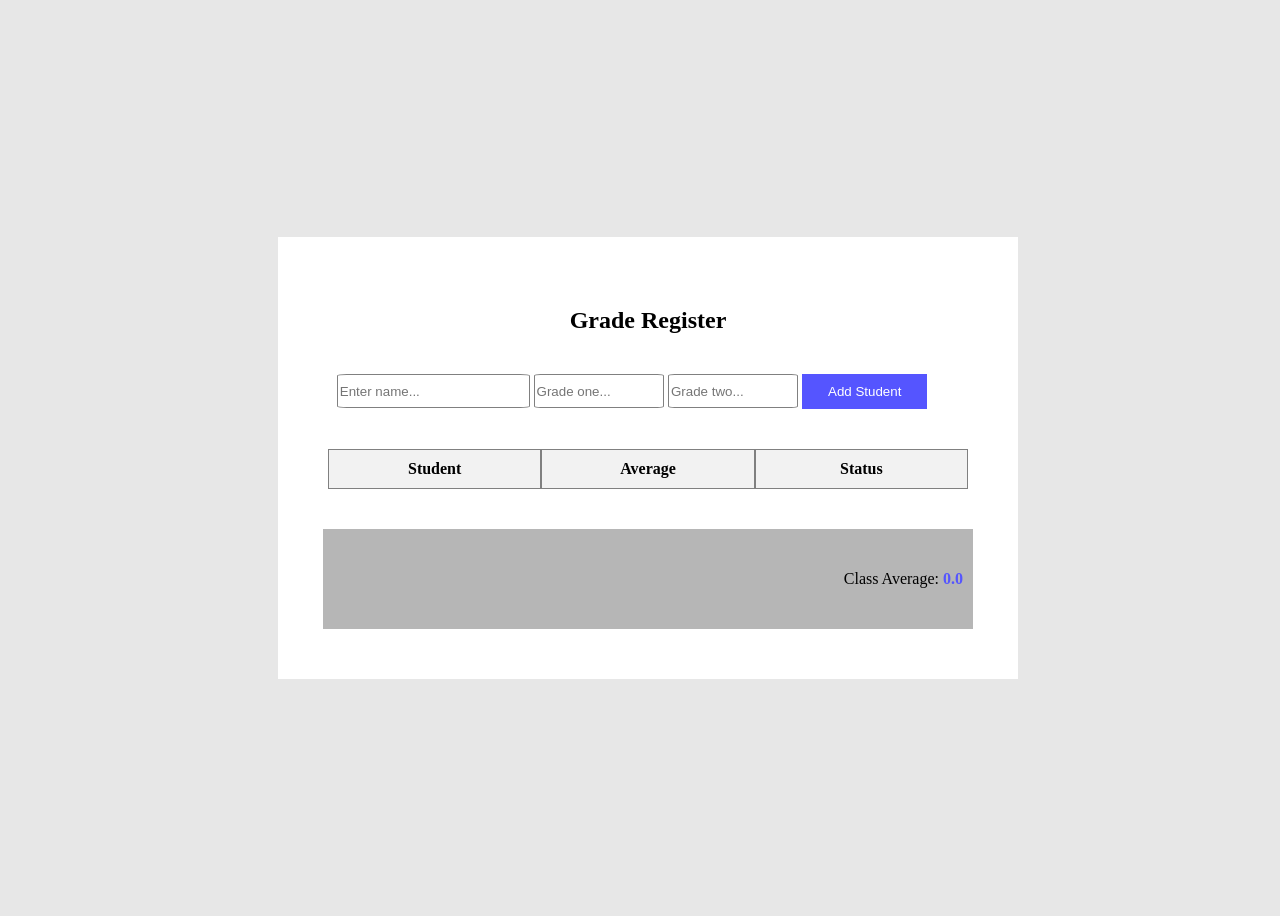
<file: web-development/projects/sudent-grade-system/index.html>
<!DOCTYPE html>
<html lang="en-US">
    <head>  
        <meta charset="UTF-8">
        <meta name="viewport" content="width=device-width, initial-scale=1.0">
        <title>Student Grade System</title>
        <link rel="stylesheet" href="style.css">
        <script src="script.js" defer></script>
    </head>
    <body>
        <section id="container"> 
            <h1>Grade Register</h1>
            <div>
                <input type="text" id="studentName" placeholder="Enter name...">
                <input type="number" id="grade1" placeholder="Grade one...">
                <input type="number" id="grade2" placeholder="Grade two...">
                <button id="addStudentBtn">Add Student</button><br>
                <p id="notice"></p>
                
                <!-- debug button -->
                <button style="display: none;" id="debugBtn">check</button>

            </div>
            <table id="studentTable">
                    <tr id="headerRow">
                        <th class="headerColumn">Student</th>
                        <th class="headerColumn">Average</th>
                        <th class="headerColumn">Status</th>
                    </tr>
                    <tr id="studentRows"></tr>
            </table>
            <div class="averageBox">
                <p>Class Average: <strong id="classAverage">0.0</strong></p>
            </div>
        </section>
    </body>
</html>
</file>
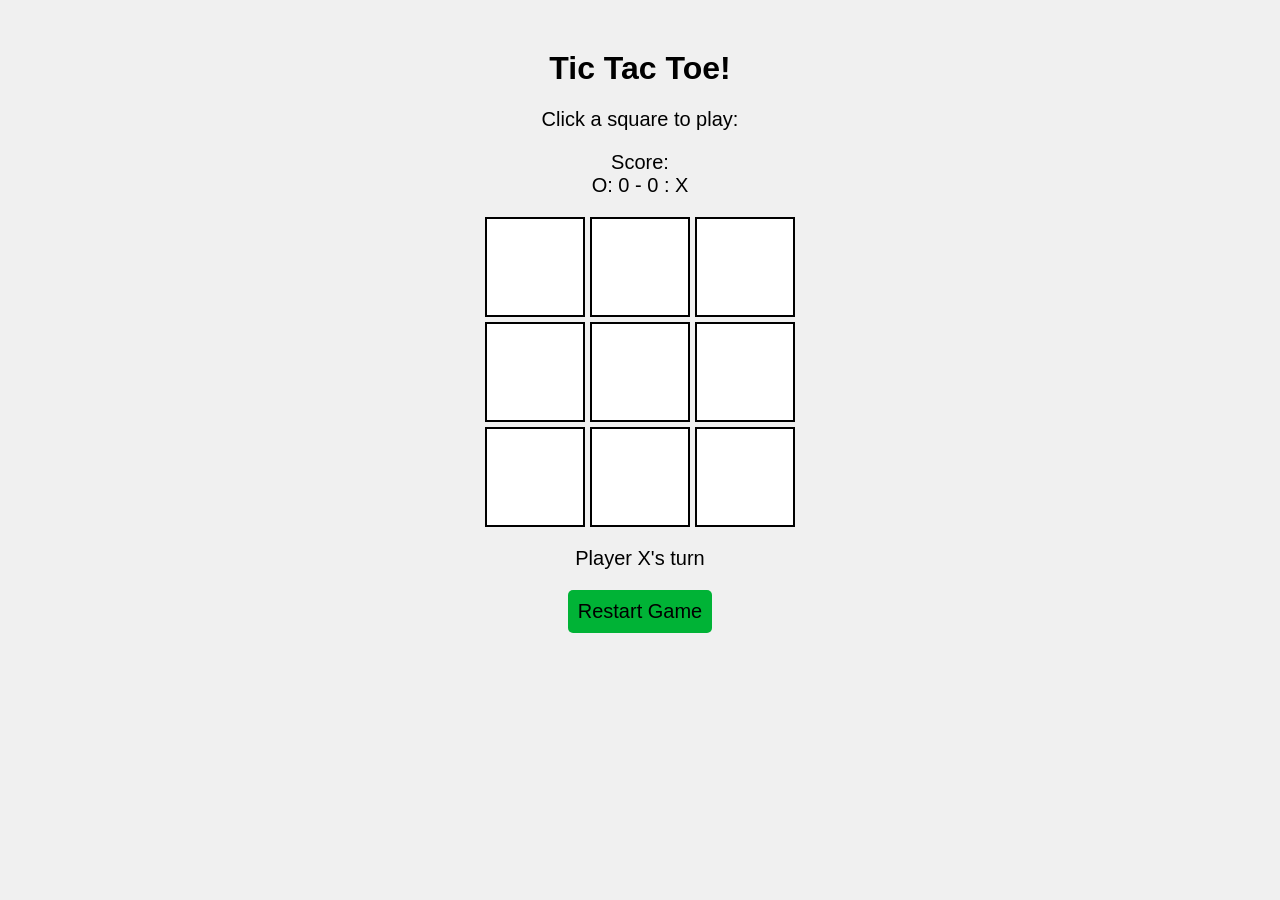
<file: web-development/projects/tic-tac-toe-game/index.html>
<!DOCTYPE html>
<html lang="en-US">
    <head>
        <meta charset="UTF-8">
        <meta name="viewport" content="width=device-width, initial-scale=1.0">
        <title>Tic Tac Toe Game</title>
        <link rel="stylesheet" href="style.css">
        <script src="script.js" defer></script>
    </head>
    <body>
        <h1>Tic Tac Toe!</h1>
        <p>Click a square to play:</p>
        <p>Score:<br> 
            O: <span id="scoreO">0</span> - <span id="scoreX">0</span> : X
        </p>
        <div id="board">
        <button class="cell"></button>
        <button class="cell"></button>
        <button class="cell"></button>
        <button class="cell"></button>
        <button class="cell"></button>
        <button class="cell"></button>
        <button class="cell"></button>
        <button class="cell"></button>
        <button class="cell"></button>
        </div>
        <p id="message"></p>
        <button id="restartBtn">Restart Game</button>
    </body>
</html>
</file>
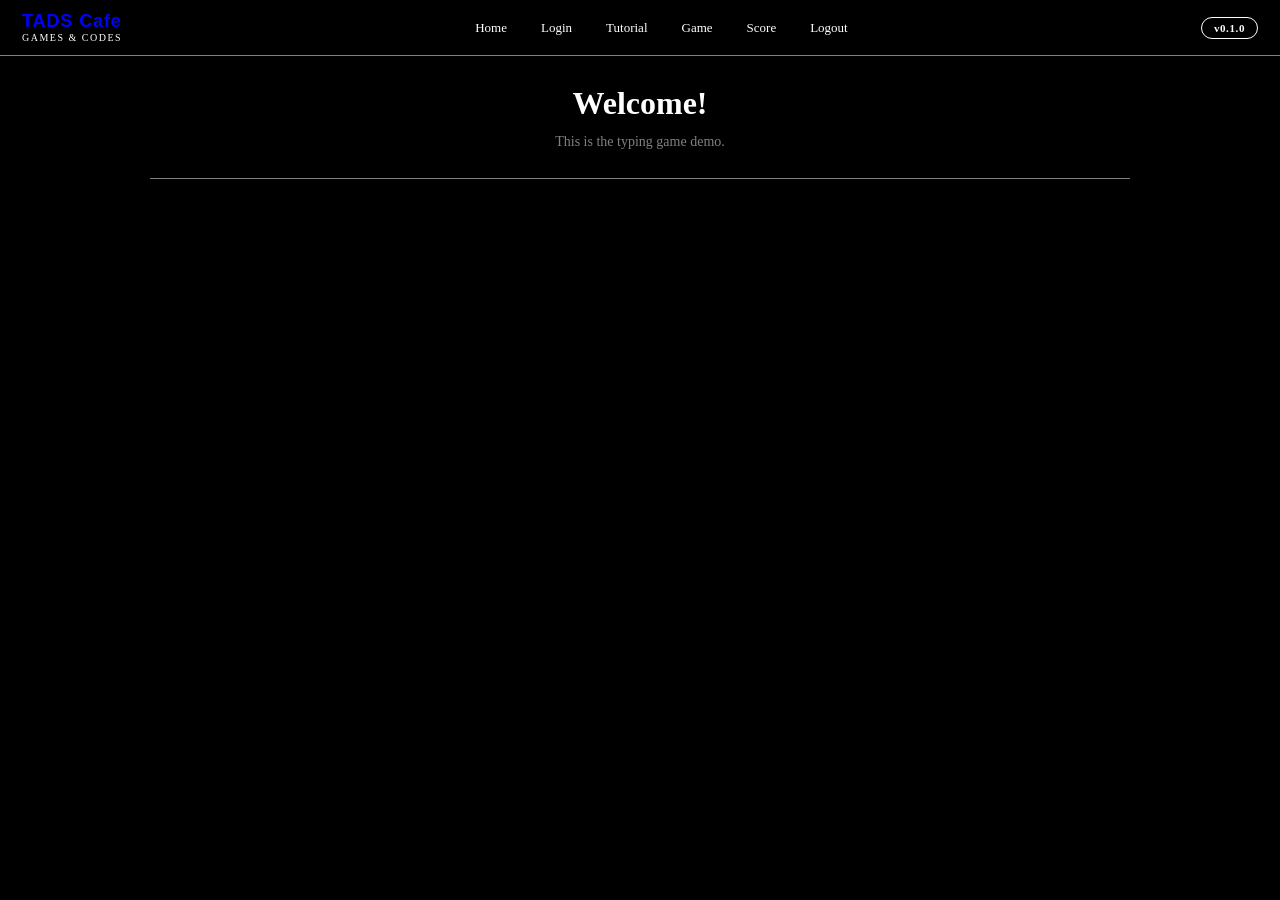
<file: web-development/projects/typing-game-system/index.html>
<!DOCTYPE html>
<html lang="en-US">
    <head>
        <meta charset="UTF-8">
        <meta name="viewport" content="width=device-width, initial-scale=1.0">
        <title>Typing Game Demo</title>
        <link rel="stylesheet" href="css/pages-styles.css">
        <link rel="icon" href="../assets/icons/favicon.ico">
        <script src="scripts/pages-script.js" defer></script>
    </head>
    <body>
        <div class="page-header">
        <h1>Welcome!</h1>
        <p>This is the typing game demo.</p>
    </div>
    </body>
</html>
</file>
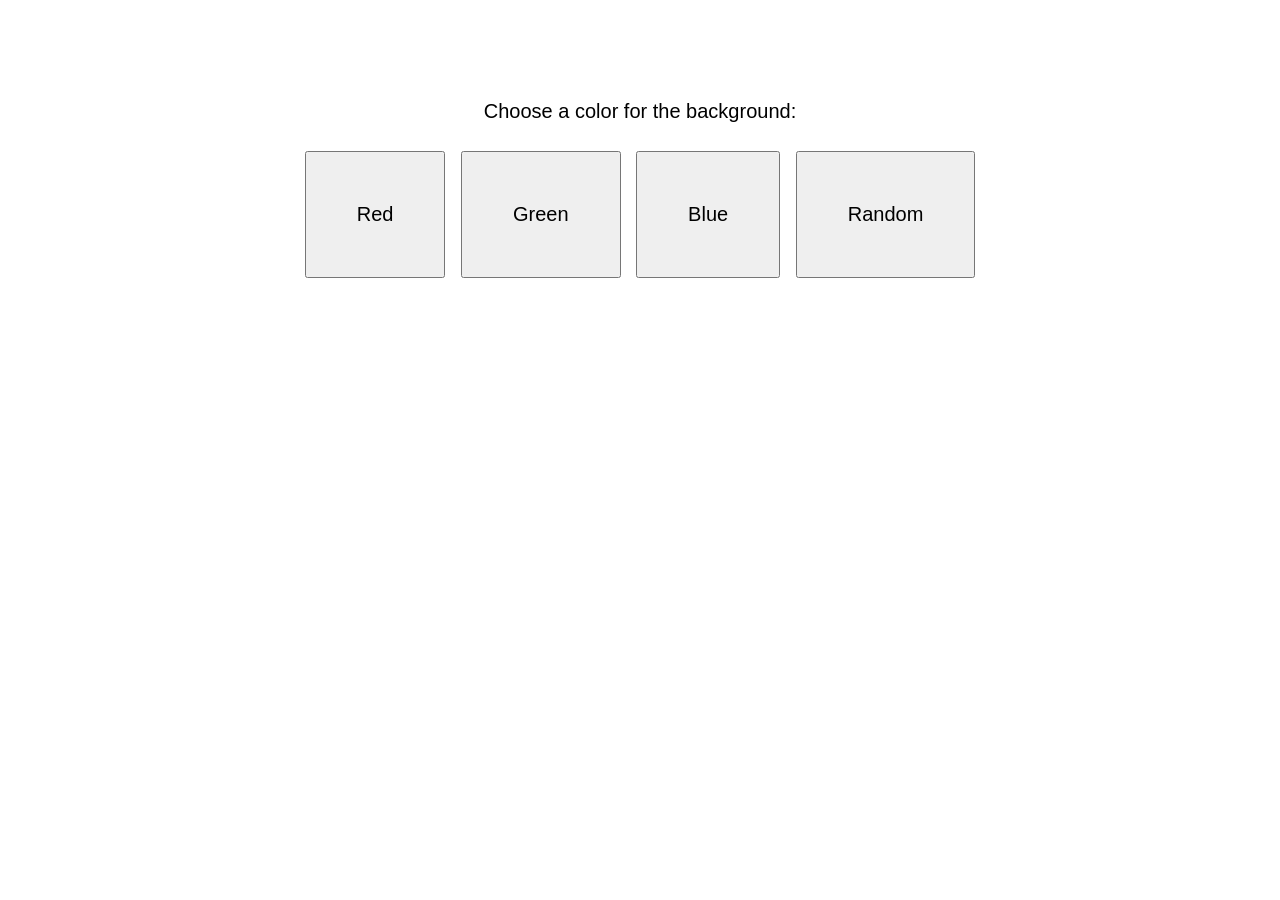
<file: web-development/studies/dynamic-background-switcher/index.html>
<!DOCTYPE html>
<html lang="en-US">  
    <head>  
        <meta charset="UTF-8">
        <meta name="viewport" content="width=device-width, initial-scale=1.0">
        <title>Dynamic Background Switcher</title>
        <link rel="stylesheet" href="style.css">
        <script src="script.js" defer></script>
    </head>
    <body>
       <div>
        Choose a color for the background:<br><br>
        <button class="action-button" data-color="red" id="button-red">Red</button>
        <button class="action-button" data-color="green" id="button-green">Green</button>
        <button class="action-button" data-color="blue" id="button-blue">Blue</button>
        <button class="action-button" data-color="random" id="button-random">Random</button>
       </div>
    </body>
</html>
</file>
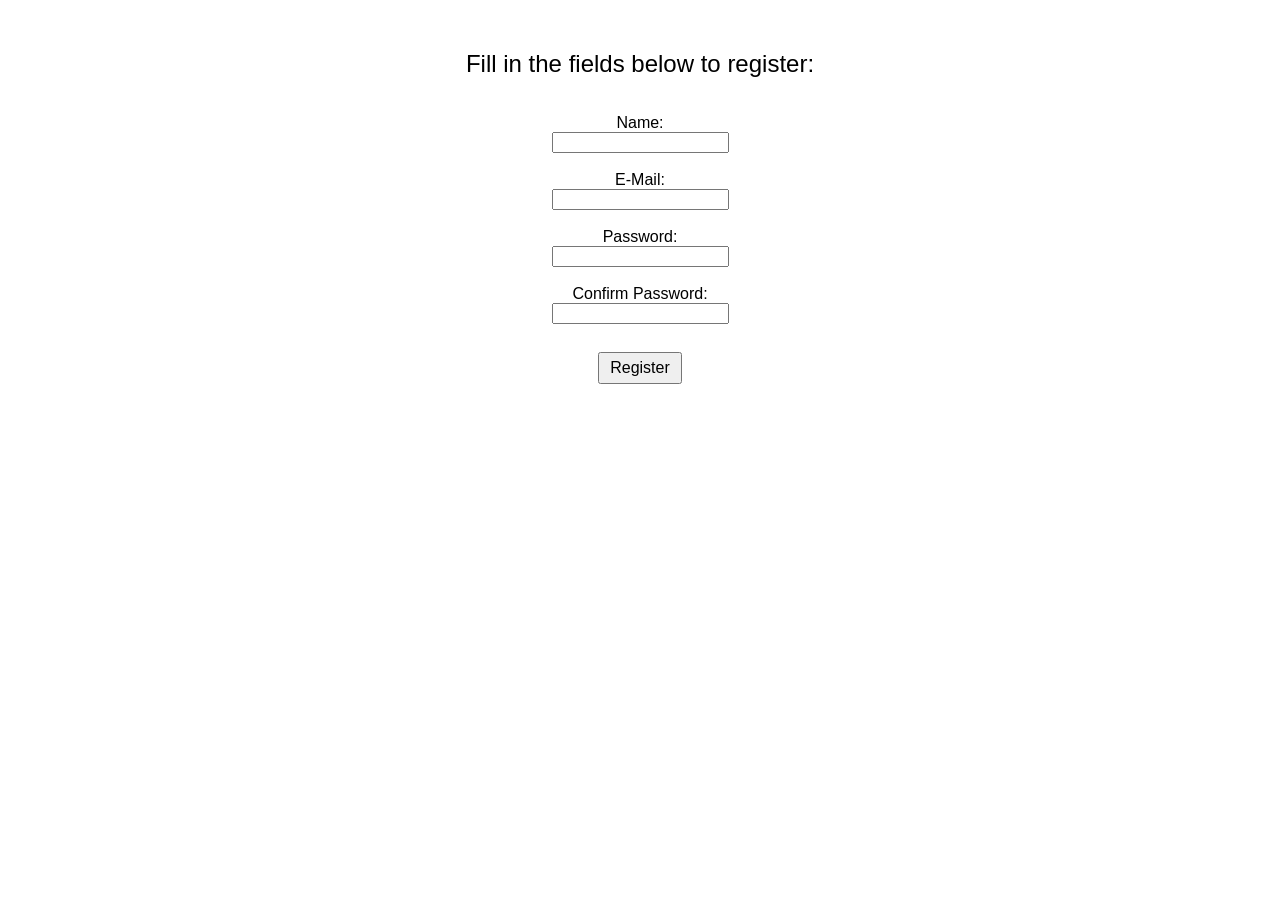
<file: web-development/studies/form-validation-system/index.html>
<!DOCTYPE html>
<html lang="en-US">
<head>
    <meta charset="UTF-8">
    <meta name="viewport" content="width=device-width, initial-scale=1.0">
    <title>Form Validation System</title>
    <link rel="stylesheet" href="style.css">
    <script src="script.js" defer></script>
</head>
<body>
    <p class="info">Fill in the fields below to register:</p><br><br>
    Name: <br>
    <input type="text" id="name" name="name"><br><br>
    <p class="error" id="errorName"></p>
    E-Mail: <br>
    <input type="email" id="email" name="email"><br><br>
    <p class="error" id="errorEmail"></p>
    Password: <br>
    <input type="password" id="password" name="password"><br><br>
    <p class="error" id="errorPassword"></p>
    Confirm Password: <br>
    <input type="password" id="confirmPassword" name="confirmPassword"><br><br>
    <p class="error" id="errorConfirmPassword"></p>
    <button id="registerBtn">Register</button>
    </body>
</html>
</file>
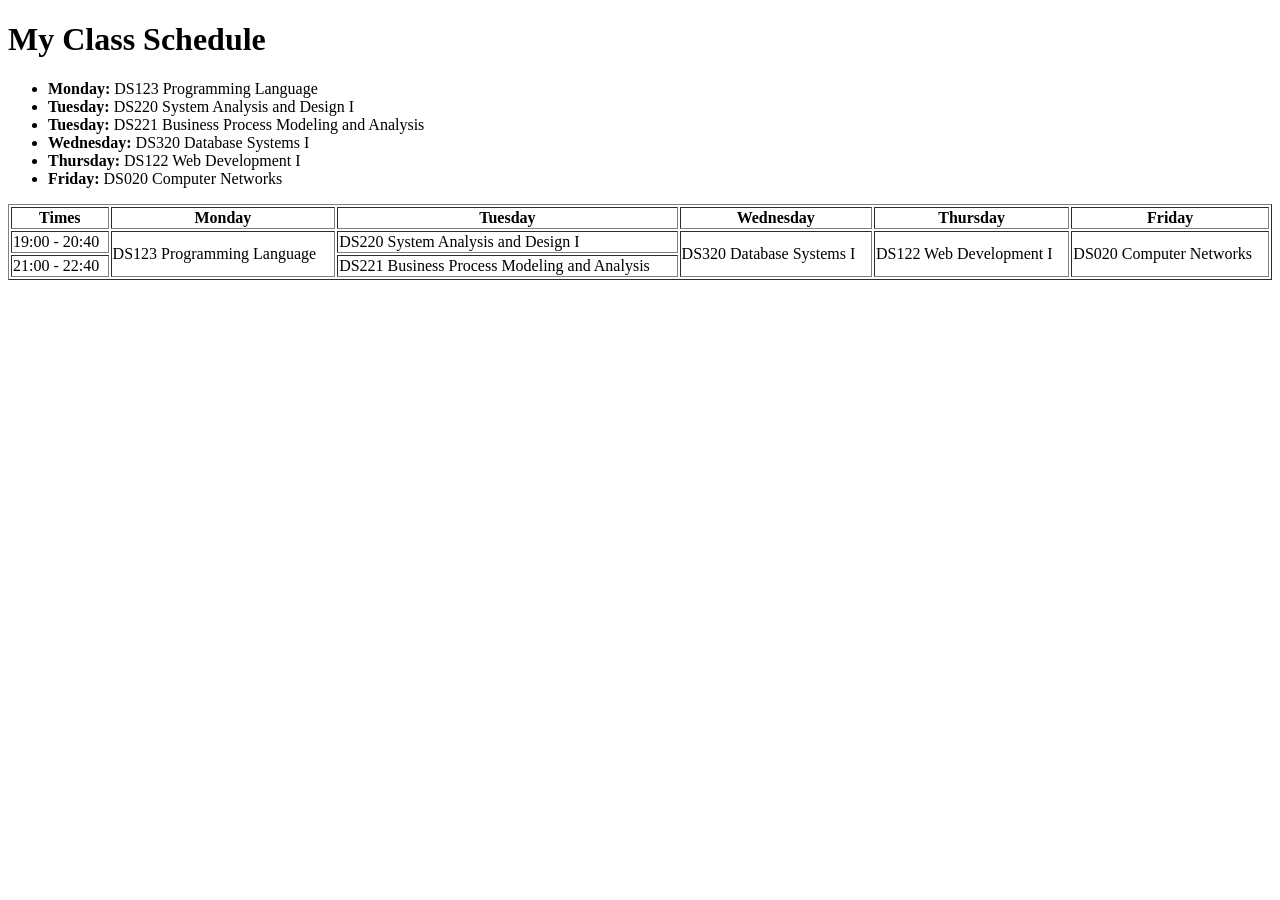
<file: web-development/studies/html-basics-schedule-table/index.html>
<!DOCTYPE html>
<html>
    <head>
        <title>HTML Basics Schedule Table</title>
        <meta charset="UTF-8">
    </head>
    <body>
        <h1>My Class Schedule</h1>
            <ul>
                <li><strong>Monday:</strong> DS123 Programming Language</li>
                <li><strong>Tuesday:</strong> DS220 System Analysis and Design I</li>
                <li><strong>Tuesday:</strong> DS221 Business Process Modeling and Analysis</li>
                <li><strong>Wednesday:</strong> DS320 Database Systems I</li>
                <li><strong>Thursday:</strong> DS122 Web Development I</li>
                <li><strong>Friday:</strong> DS020 Computer Networks</li>
            </ul>
            <table style="width:100%" border="1px">  
                <tr>
                    <th>Times</th>
                    <th>Monday</th>
                    <th>Tuesday</th>
                    <th>Wednesday</th>
                    <th>Thursday</th>
                    <th>Friday</th>
                </tr>
                <tr>
                    <td rowspan="2">19:00 - 20:40</td>
                    <td rowspan="4">DS123 Programming Language</td>
                    <td rowspan="2">DS220 System Analysis and Design I</td>
                    <td rowspan="4">DS320 Database Systems I</td>
                    <td rowspan="4">DS122 Web Development I</td>
                    <td rowspan="4">DS020 Computer Networks</td>
                </tr>
                <tr></tr>
                <tr>
                    <td rowspan="2">21:00 - 22:40</td>
                    <td rowspan="2">DS221 Business Process Modeling and Analysis</td>
                </tr>
            </table>
    </body>
</html>
</file>
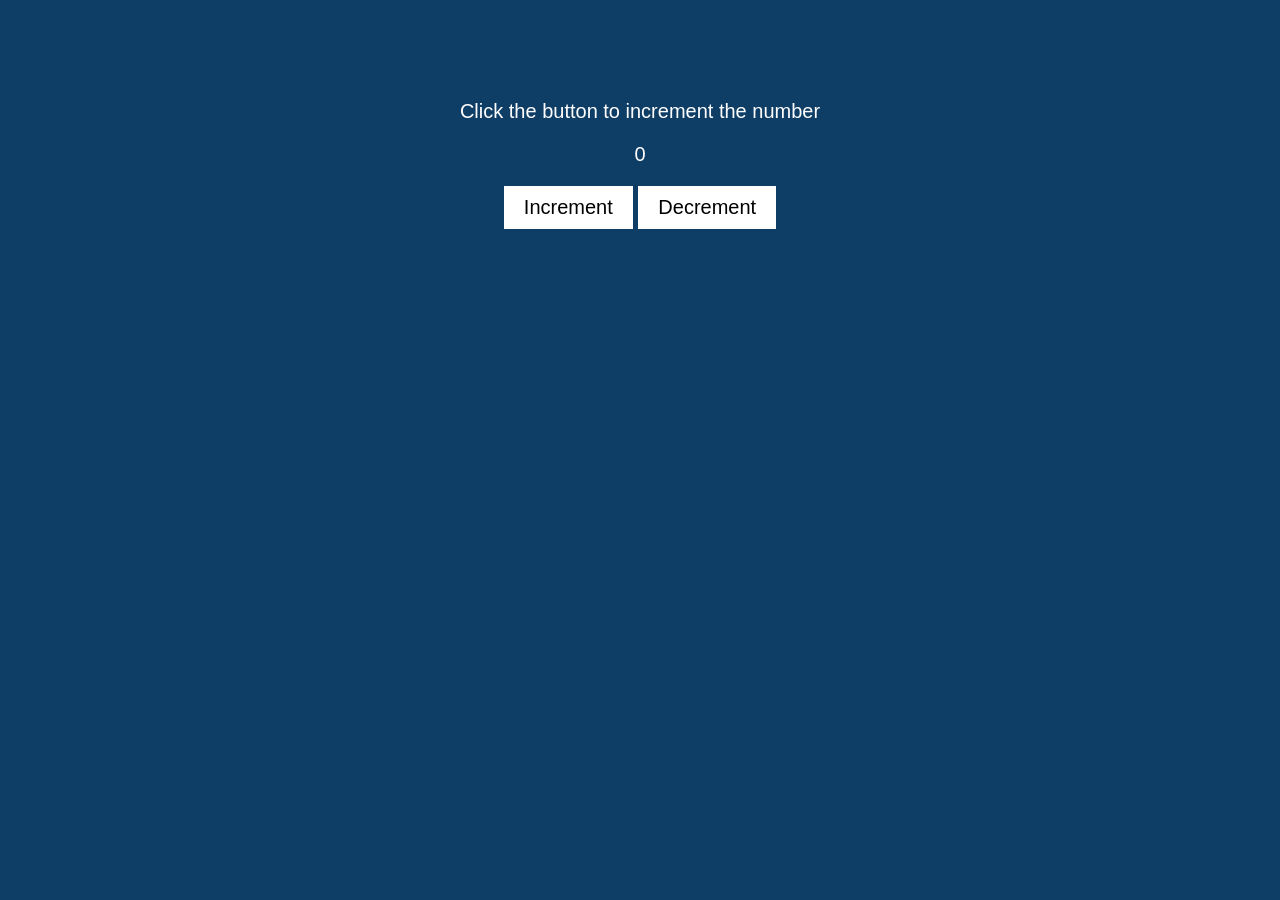
<file: web-development/studies/javascript-counter/index.html>
<!DOCTYPE html>
<html lang="en-US">
    <head>
        <meta charset="UTF-8">
        <meta name="viewport" content="width=device-width, initial-scale=1.0">
        <title>JavaScript Counter</title>
        <link rel="stylesheet" href="style.css">
        <script src="script.js" defer></script>
    </head>
    <body>
        <p id="instruction">
            Click the button to increment the number
        </p>
        <p id="number">
            0
        </p>
        <button id="incrementBtn">Increment</button>
        <button id="decrementBtn">Decrement</button>
    </body>
</html>
</file>
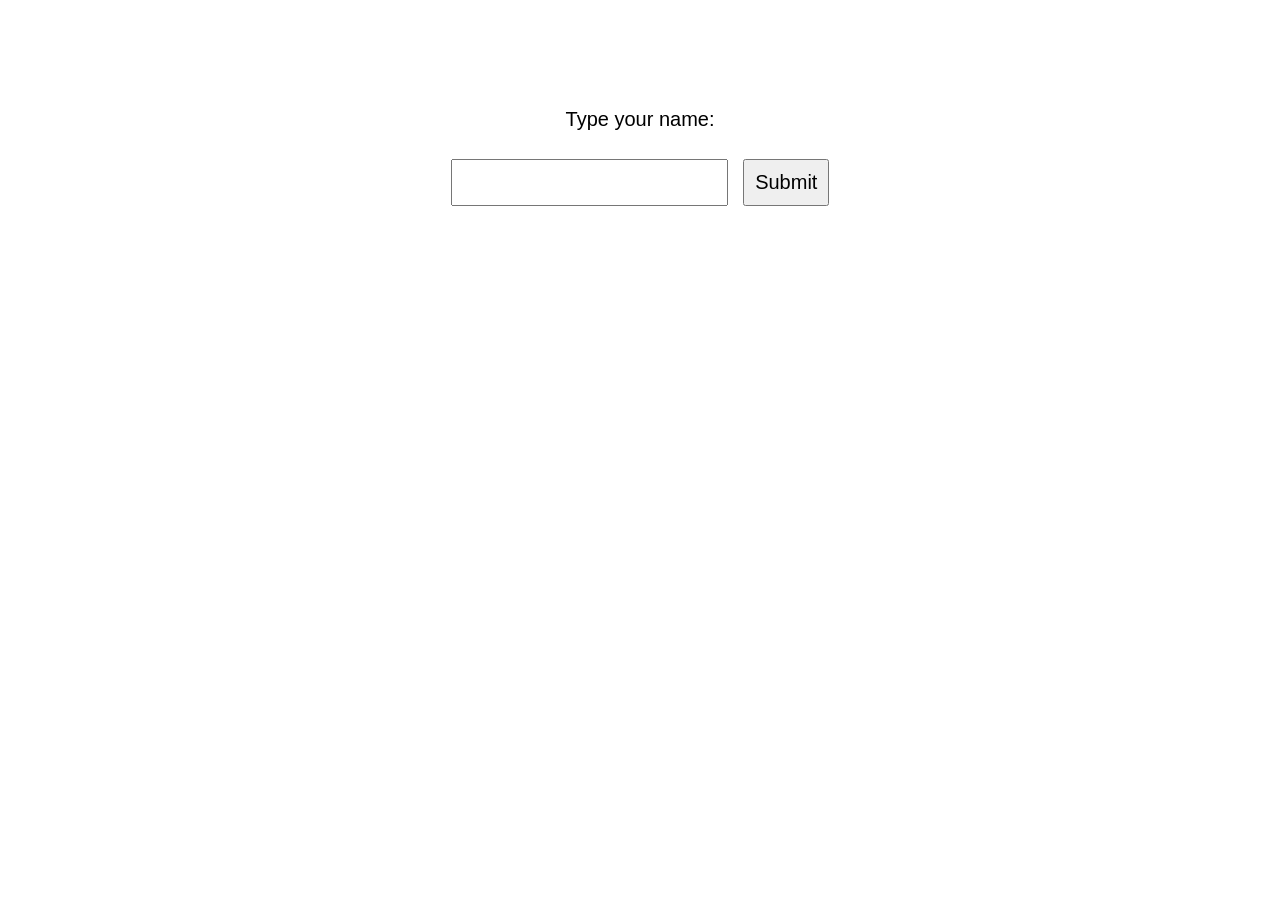
<file: web-development/studies/javascript-name-validation/index.html>
<!DOCTYPE html>
<html lang="en-US">
    <head>
        <meta charset = "UTF-8">
        <meta name="viewport" content="width=device-width, initial-scale=1.0">
        <link rel="stylesheet" href="style.css">
        <title>JavaScript Name Validation</title>
        <script src="script.js" defer></script>
    </head>
    <body>
        <div>
            Type your name:<br><br>
            <input type="text" id="name">
            <button id="submitBtn">Submit</button>
        </div>
    </body>
</html>
</file>
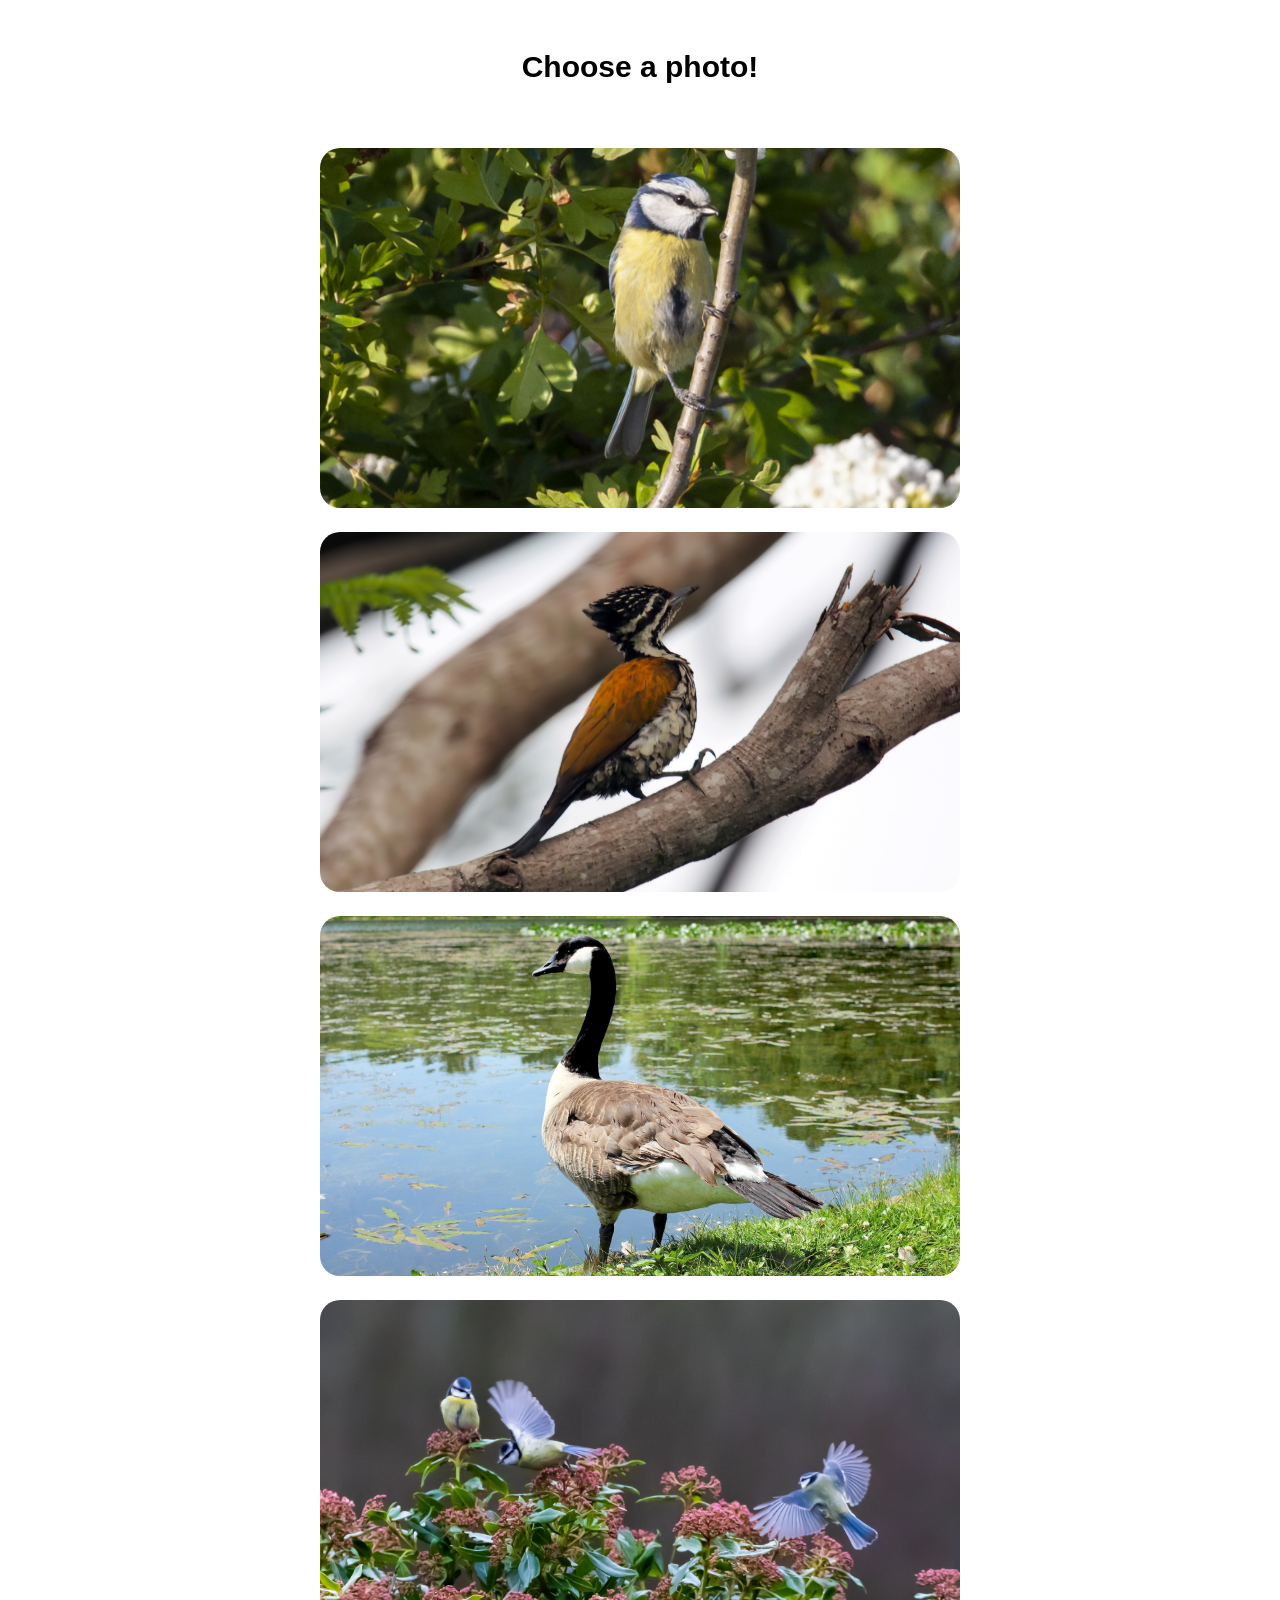
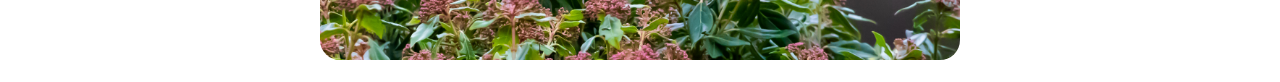
<file: web-development/studies/modal-image-gallery/index.html>
<!DOCTYPE html>
<html lang="en-US">
    <head>
        <meta charset="UTF-8">
        <meta name="viewport" content="width=device-width, initial-scale=1.0">
        <title>Modal Image Gallery</title>
        <link rel="stylesheet" href="style.css">
        <script src="script.js" defer></script>
    </head>
    <body>
        <p id="choose-bias">Choose a photo!<br><br></p>
        <img src="images/image-1.jpg" class = "mini">
        <img src="images/image-2.jpg" class = "mini">
        <img src="images/image-3.jpg" class = "mini">
        <img src="images/image-4.jpg" class = "mini">
        <div id="modal">
            <span id="close">X</span>
            <img id="grande">
        </div>
    </body>
</html>
</file>
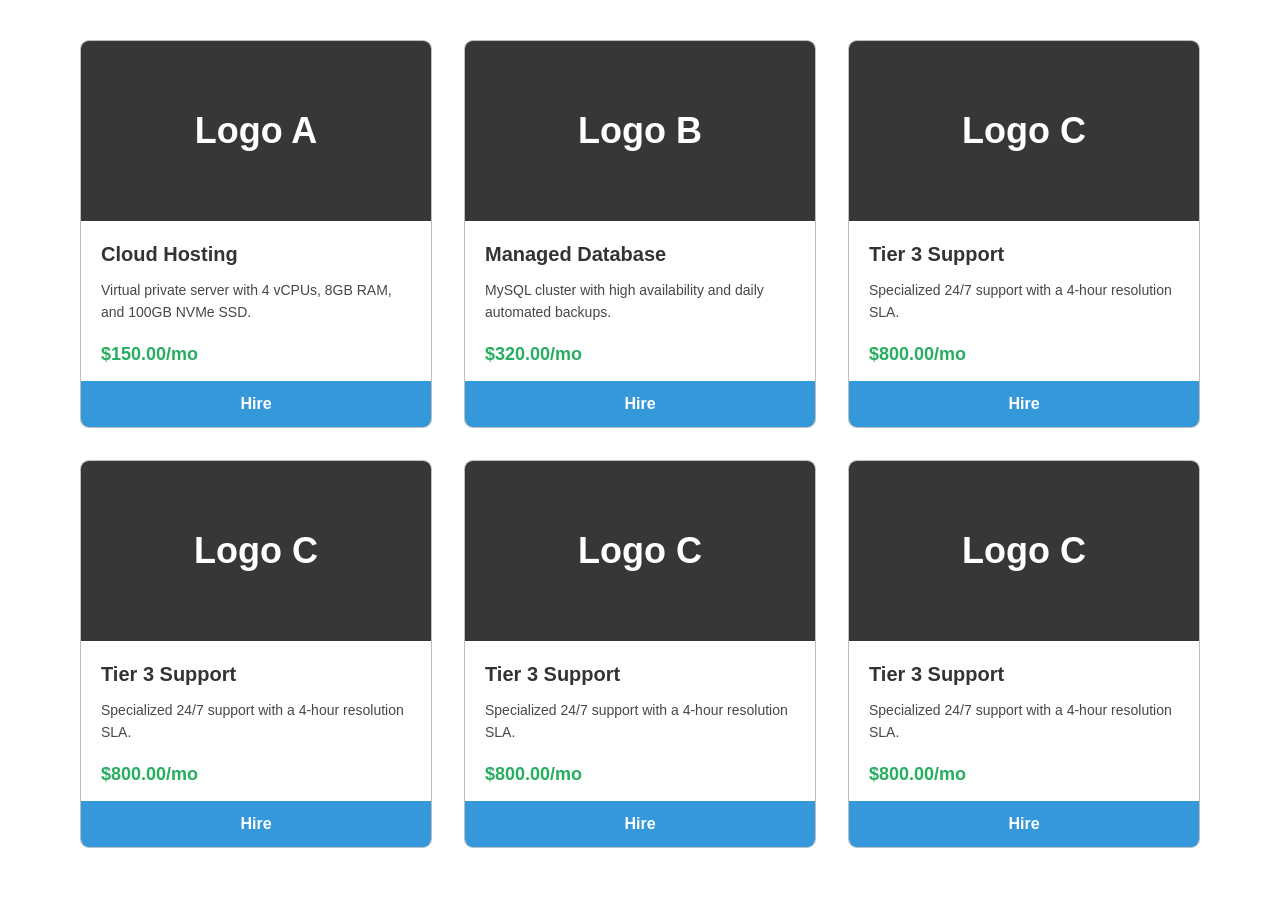
<file: web-development/studies/responsive-service-catalog/index.html>
<!DOCTYPE html>
<html lang="en-US">
<head>
    <meta charset="UTF-8">
    <meta name="viewport" content="width=device-width, initial-scale=1.0">
    <title>Responsive Service Catalog</title>
    <link rel="stylesheet" href="style.css">
</head>
<body>
    <main class="catalog">
        <article class="service-card">
            <div class="service-image">Logo A</div>
            <h2 class="service-title">Cloud Hosting</h2>
            <p class="service-desc">Virtual private server with 4 vCPUs, 8GB RAM, and 100GB NVMe SSD.</p>
            <span class="service-price">$150.00/mo</span>
            <button class="service-button">Hire</button>
        </article>

        <article class="service-card">
            <div class="service-image">Logo B</div>
            <h2 class="service-title">Managed Database</h2>
            <p class="service-desc">MySQL cluster with high availability and daily automated backups.</p>
            <span class="service-price">$320.00/mo</span>
            <button class="service-button">Hire</button>
        </article>

        <article class="service-card">
            <div class="service-image">Logo C</div>
            <h2 class="service-title">Tier 3 Support</h2>
            <p class="service-desc">Specialized 24/7 support with a 4-hour resolution SLA.</p>
            <span class="service-price">$800.00/mo</span>
            <button class="service-button">Hire</button>
        </article>

        <article class="service-card">
            <div class="service-image">Logo C</div>
            <h2 class="service-title">Tier 3 Support</h2>
            <p class="service-desc">Specialized 24/7 support with a 4-hour resolution SLA.</p>
            <span class="service-price">$800.00/mo</span>
            <button class="service-button">Hire</button>
        </article>

        <article class="service-card">
            <div class="service-image">Logo C</div>
            <h2 class="service-title">Tier 3 Support</h2>
            <p class="service-desc">Specialized 24/7 support with a 4-hour resolution SLA.</p>
            <span class="service-price">$800.00/mo</span>
            <button class="service-button">Hire</button>
        </article>

        <article class="service-card">
            <div class="service-image">Logo C</div>
            <h2 class="service-title">Tier 3 Support</h2>
            <p class="service-desc">Specialized 24/7 support with a 4-hour resolution SLA.</p>
            <span class="service-price">$800.00/mo</span>
            <button class="service-button">Hire</button>
        </article>
    </main>
</body>
</html>
</file>
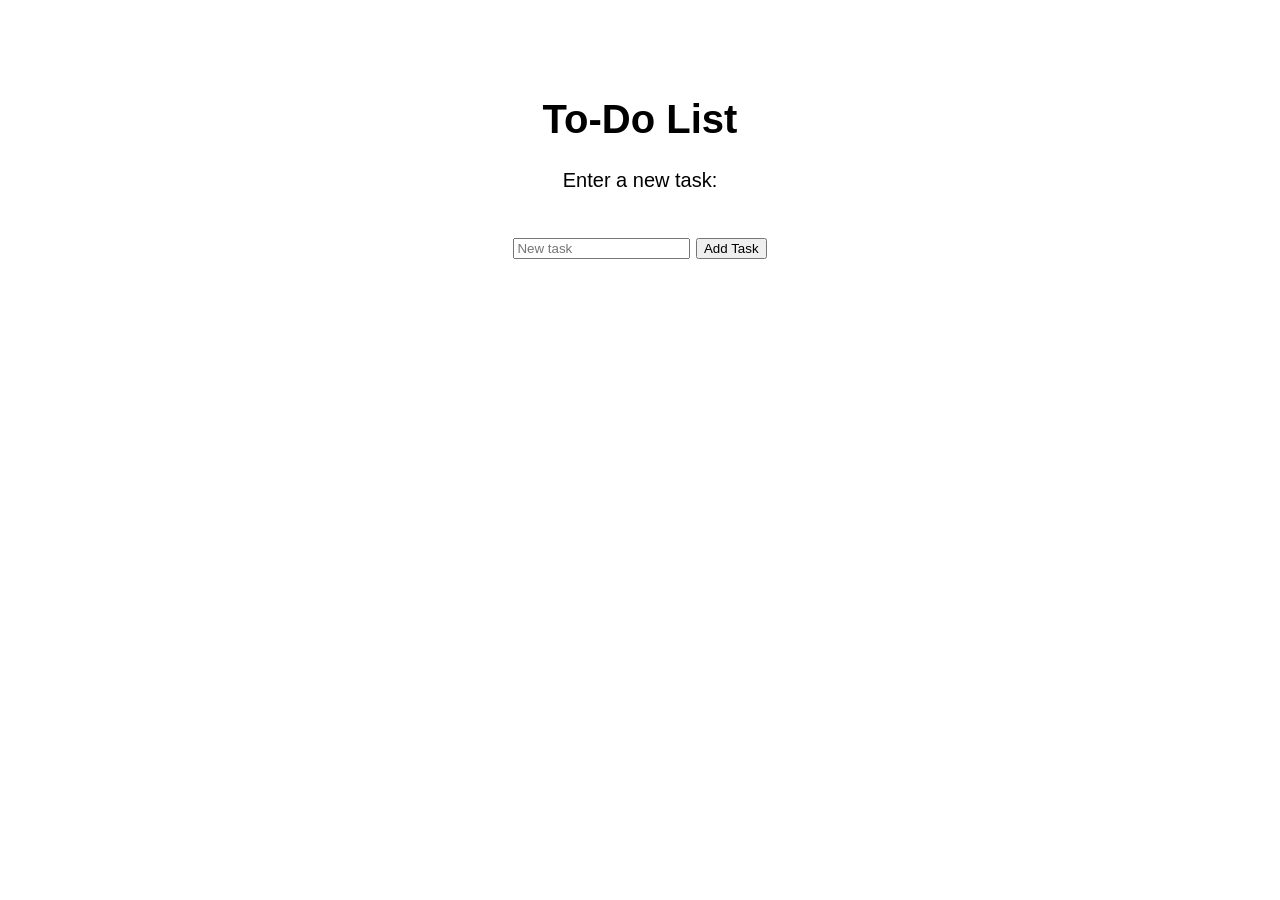
<file: web-development/studies/to-do-list-app/index.html>
<!DOCTYPE html>
<html lang="en-US">
<head>
    <meta charset="UTF-8">
    <meta name="viewport" content="width=device-width, initial-scale=1.0">
    <title>To-Do List App</title>
    <link rel="stylesheet" href="style.css">
    <script src="script.js" defer></script>
</head>
<body>
    <h1>To-Do List</h1>
    <p>Enter a new task:</p><br>
    <input type="text" id="taskInput" placeholder="New task">
    <button id="addTaskBtn">Add Task</button>
    <ul id="taskList"></ul>
</body>
</html>
</file>
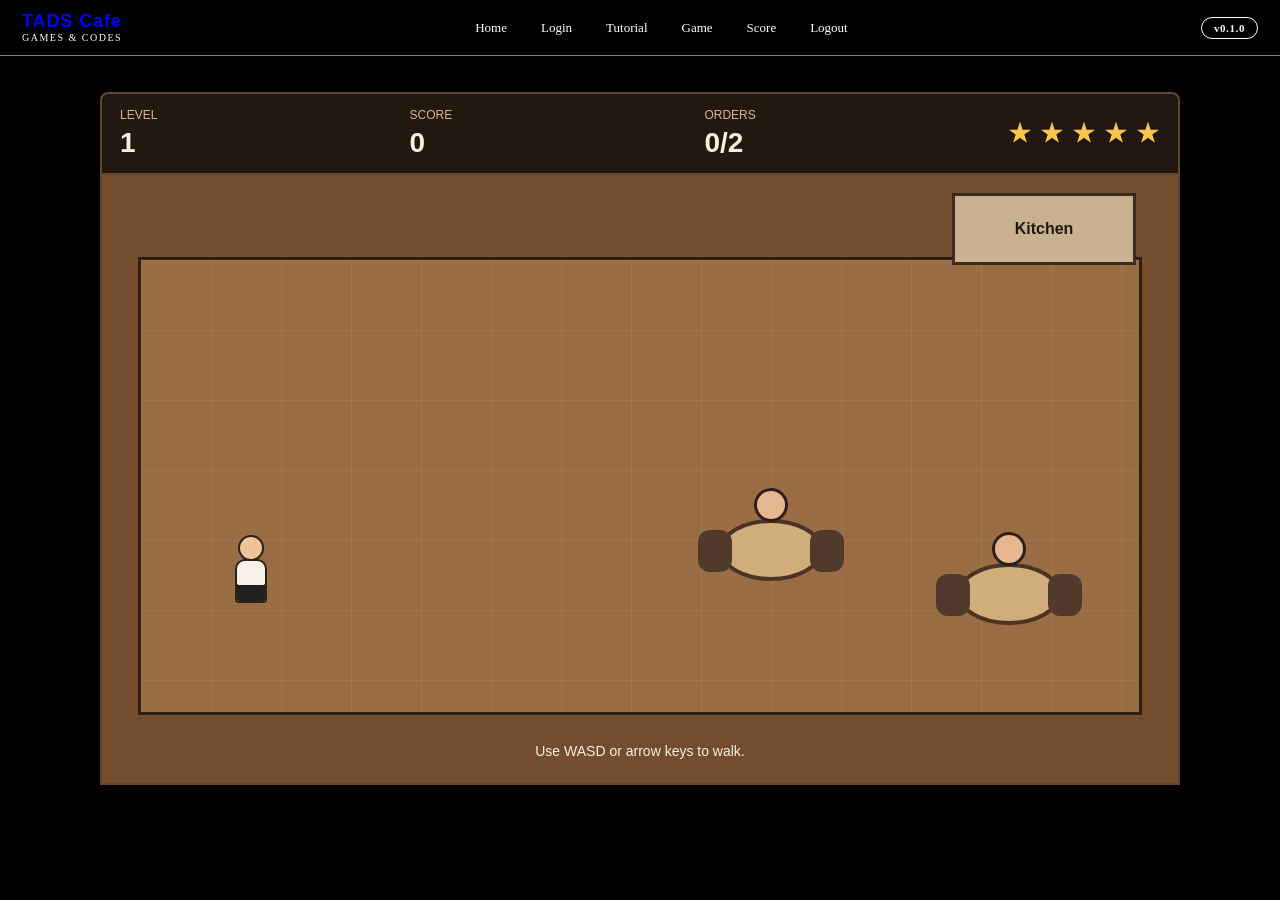
<file: web-development/projects/typing-game-system/pages/game-page.html>
<!DOCTYPE html>
<html lang="en-US">
    <head>
        <meta charset="UTF-8">
        <meta name="viewport" content="width=device-width, initial-scale=1.0">
        <title>Game</title>
        <link rel="stylesheet" href="../css/pages-styles.css">
        <link rel="stylesheet" href="../css/game-styles.css">
        <link rel="favicon" href="../assets/icons/favicon.ico">
        <script src="../scripts/pages-script.js" defer></script>
        <script src="../scripts/game-script.js" defer></script>
        <script src="../data/game-objects.js" defer></script>
    </head>
    <body>
        <main class="game-page">
            <section class="game-hud" aria-label="Game information">
                <div>
                    <span class="hud-label">Level</span>
                    <strong id="level-value">1</strong>
                </div>
                <div>
                    <span class="hud-label">Score</span>
                    <strong id="score-value">0</strong>
                </div>
                <div>
                    <span class="hud-label">Orders</span>
                    <strong id="orders-value">0/2</strong>
                </div>
                <div class="stars" aria-label="Restaurant stars">
                    <span class="star active"></span>
                    <span class="star active"></span>
                    <span class="star active"></span>
                    <span class="star active"></span>
                    <span class="star active"></span>
                </div>
            </section>

            <section class="game-screen" id="dining-scene" aria-label="Restaurant dining room">
                <div class="kitchen-counter" id="kitchen-counter">
                    <span>Kitchen</span>
                </div>
                <div class="floor" id="restaurant-floor" aria-label="Restaurant floor">
                    <div class="table-layer" id="table-layer"></div>
                    <div class="waiter" id="waiter" aria-label="Waiter"></div>
                </div>
                <button class="interact-button hidden" id="interact-button" type="button">Interact</button>
                <p class="movement-tip">Use WASD or arrow keys to walk.</p>
            </section>

            <section class="order-scene hidden" id="order-scene" aria-label="Order taking">
                <div class="dialog-box" id="dialog-box" aria-live="polite"></div>
                <div class="customer-view">
                    <div class="customer-head"></div>
                    <div class="customer-body"></div>
                    <div class="table-front"></div>
                </div>
                <div class="notepad">
                    <div class="notepad-header">Notepad</div>
                    <div class="typed-order" id="typed-order"></div>
                    <input id="order-input" type="text" autocomplete="off" aria-label="Type customer order">
                    <p id="typing-feedback">Type the order exactly as shown.</p>
                </div>
            </section>
        </main>
    </body>
</html>
</file>
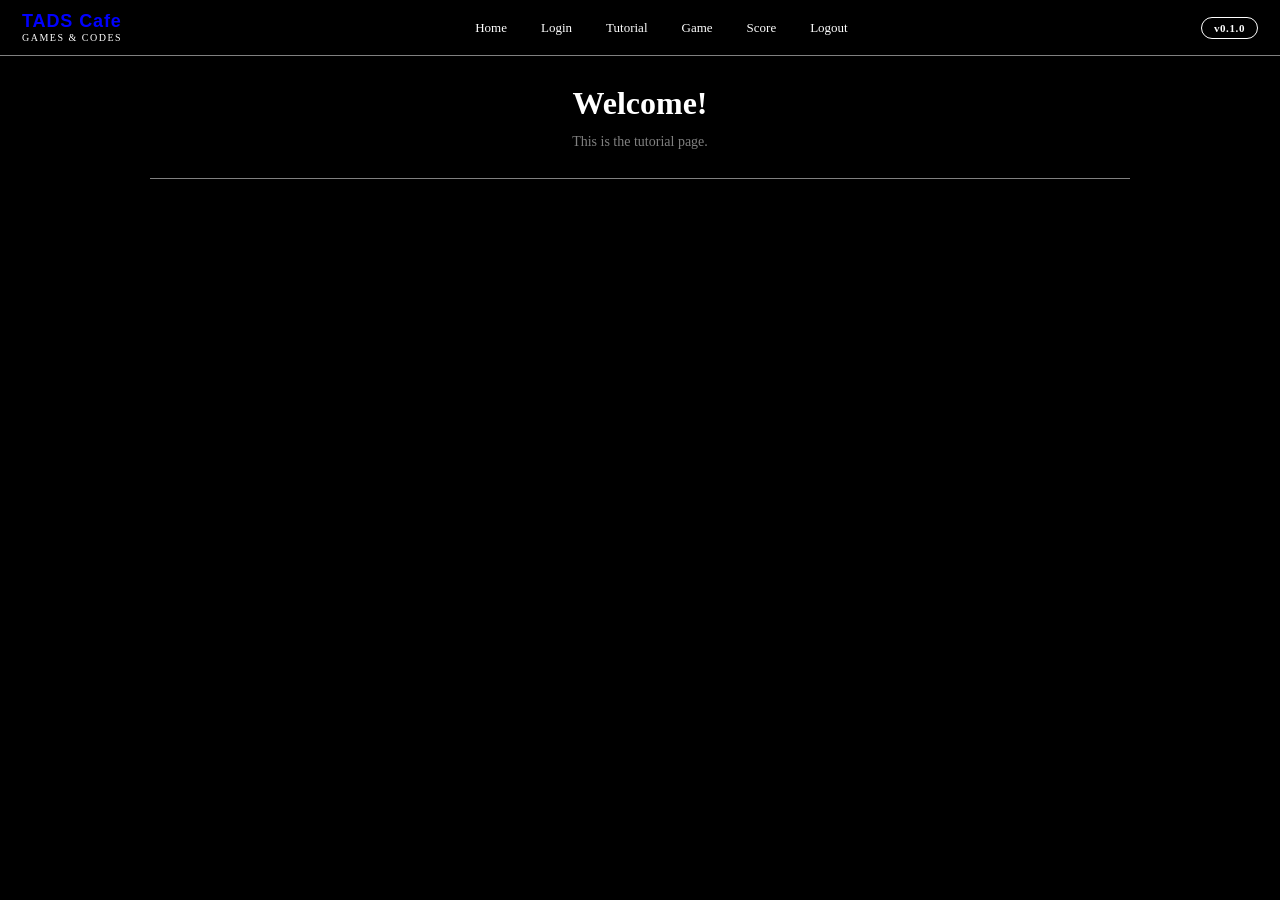
<file: web-development/projects/typing-game-system/pages/tutorial-page.html>
<!DOCTYPE html>
<html lang="en-US">
    <head>
        <meta charset="UTF-8">
        <meta name="viewport" content="width=device-width, initial-scale=1.0">
        <title>Tutorial</title>
        <link rel="stylesheet" href="../css/pages-styles.css">
        <link rel="icon" href="../assets/icons/favicon.ico">
        <script src="../scripts/pages-script.js" defer></script>
    </head>
    <body>
        <div class="page-header">
            <h1>Welcome!</h1>
            <p>This is the tutorial page.</p>
        </div>
    </body>
</html>
</file>
<file: web-development/projects/sudent-grade-system/style.css>
body {
    background: rgb(231, 231, 231);
    width: 100vw;
    height: 100vh;
    display: flex;
    justify-content: center;
    align-items: center;
}

table {
    width: 100%;
    text-align: center;
}

#container {
    background-color: #fff;
    display: flex;
    flex-direction: column;
    justify-content: center;
    align-items: center;
    gap: 20px;
    width: 50%;
    height: auto;
    padding: 50px;
}

#studentName,#grade1,#grade2 {
    height: 30px;
    border: grey 1px solid;
    border-radius: 5%;
}

#studentName {
    width: 30%;
}

#grade1,#grade2 {
    width: 20%;
}

#addStudentBtn {
    width: 20%;
    height: 35px;
    color: #fff;
    background-color: rgb(85, 85, 255);
    border: none;
    cursor: pointer;
}

#studentTable {
    border-spacing: 0;
}

#headerRow {
    width: 100%;
    border: 1px solid rgb(217, 217, 217);
    background-color: rgb(242, 242, 242);
}

th {
    padding: 10px 10px;
    border: 1px solid gray;
}

.headerColumn {
    width: 30%;
}

.averageBox {
    display: flex;
    margin: 20px 0 0;
    align-items: center;
    justify-content: end;
    padding: 0 10px 0 0;
    height: 100px;
    width: 100%;
    background-color: rgb(182, 182, 182);
}

#classAverage {
    color: rgb(85, 85, 255);
}

#notice {
    color: red;
    text-align: center;
    font-size: 20px;
}

td {
    border: 1px solid gray;
    padding: 10px 10px;
}
</file>
<file: web-development/projects/tic-tac-toe-game/style.css>
h1 {
    text-align: center;
    font-family: Arial, sans-serif;
    color: #000000;
}

body {
    background-color: #f0f0f0;
    margin-top: 50px;
}

p {
    text-align: center;
    font-family: Arial, sans-serif;
    font-size: 20px;
    color: #000000;
}

#board {
    text-align: center;
    display: grid;
    grid-template-columns: repeat(3, 100px);
    grid-template-rows: repeat(3, 100px);
    gap: 5px;
    justify-content: center;
    margin: 20px auto;
}

.cell {
    width: 100px;
    height: 100px;
    background-color: #ffffff;
    border: 2px solid #000000;
    display: flex;
    align-items: center;
    justify-content: center;
    font-size: 40px;
    cursor: pointer;
}

#restartBtn {
    text-align: center;
    display: block;
    margin: auto;
    padding: 10px 10px;
    font-size: 20px;
    background-color: rgb(0, 179, 54);
    color: rgb(0, 0, 0);
    border: none;
    border-radius: 5px;
    cursor: pointer;
}
</file>
<file: web-development/projects/typing-game-system/css/pages-styles.css>
/* ==========
    HEADER
============= */
.site-header {
  position: fixed;
  top: 0;
  left: 0;
  width: 100%;
  z-index: 1000;
  background: black;
  border-bottom: 1px solid gray;
  display: flex;
  align-items: center;
  justify-content: space-between;
  padding: 0 22px;
  height: 56px;
  box-sizing: border-box;
}

.header-logo {
  display: flex;
  align-items: center;
  gap: 10px;
  text-decoration: none;
  flex-shrink: 0;
}

.header-logo-text {
  font-family: 'Trebuchet MS', sans-serif;
  font-size: 18px;
  font-weight: 900;
  color: blue;
  letter-spacing: 0.9px;
  line-height: 1;
}

.header-logo-sub {
  font-size: 10px;
  color: white;
  letter-spacing: 1.5px;
  text-transform: uppercase;
  margin-top: 2px;
}

.header-nav {
  display: flex;
  align-items: center;
  gap: 10px;
}

.header-nav a {
  color: white;
  text-decoration: none;
  font-size: 13px;
  padding: 8px 12px;
  border-radius: 999px;
  transition: background 0.15s ease, color 0.15s ease;
}

.header-nav a:hover {
  background: gray;
  color: white;
}

.header-nav a.active {
  color: white;
  background: black;
}

.header-right {
  display: flex;
  align-items: center;
  gap: 8px;
  flex-shrink: 0;
}

.header-badge {
  background: black;
  color: white;
  border: 1px solid ;
  font-size: 11px;
  padding: 4px 12px;
  border-radius: 999px;
  font-weight: 700;
  letter-spacing: 0.6px;
}

/* */
body {
    background-color: black;
    padding-top: 56px;
}

h1 {
  margin-bottom: 8px;
  font-size: 32px;
  color: white;
}

h2, h3 {
  margin-bottom: 5px;
}

.page-header {
  max-width: 980px;
  margin: 0 auto 40px;
  padding-bottom: 24px;
  border-bottom: 1px solid gray;
  text-align: center;
}

.page-header h1 {
  margin-bottom: 8px;
  font-size: 32px;
  color: white;
}

.page-header p {
  color: gray;
  font-size: 14px;
  line-height: 1.7;
  margin: 0;
}

/* form container for better readability */
.form-container {
  color: white;
  padding: 20px;
  text-align: center;
}
</file>
<file: web-development/studies/dynamic-background-switcher/style.css>
body {
    font-family: Arial, Helvetica, sans-serif;
    font-size: 20px;
    text-align: center;
    margin-top: 100px;
}

button {
    padding: 50px;
    margin: 5px;
    font-family: Arial, Helvetica, sans-serif;
    font-size: 20px;
    text-align: center;
    cursor: pointer;
}
</file>
<file: web-development/studies/form-validation-system/style.css>
body {
    text-align: center;
    font-family: Arial, Helvetica, sans-serif;
    font-size: 16px;
    margin-top: 50px;
}

.info {
    margin: 0;
    font-size: 24px;
}

.error {
    color: red;
    margin: 0;
    font-size: 16px;
}

button { 
    margin-top: 10px;
    padding: 5px 10px;
    font-size: 16px;
    cursor: pointer;
}
</file>
<file: web-development/studies/javascript-counter/style.css>
body {
    background-color: rgb(14, 61, 102);
    color: white;
    font-family: Arial, Helvetica, sans-serif;
    font-size: 20px;
    text-align: center;
    margin-top: 100px;
}

button {
    background-color: white;
    color: black;
    font-family: Arial, Helvetica, sans-serif;
    font-size: 20px;
    padding: 10px 20px;
    border: none;
    cursor: pointer;
}
</file>
<file: web-development/studies/javascript-name-validation/style.css>
body {
    font-family: Arial, Helvetica, sans-serif;
    color: rgb(0, 0, 0);
    text-align: center;
    font-size: 20px;
    background-color: rgb(255, 255, 255);
    padding-top: 100px;
}

input {
    font-family: Arial, Helvetica, sans-serif;
    font-size: 20px;
    padding: 10px;
    margin: 5px;
}

button {
    font-family: Arial, Helvetica, sans-serif;
    font-size: 20px;
    padding: 10px;
    margin: 5px;
    cursor: pointer;
}
</file>
<file: web-development/studies/modal-image-gallery/style.css>
body {
    text-align: center;
    font-family: Arial, Helvetica, sans-serif;
}

.mini {
    width: 640px;
    height: 360px;
    margin: 10px;
    object-fit: cover;
    border-radius: 20px;
    cursor: pointer;
}

#modal {
    display: none;
    position: fixed;
    left: 0;
    top: 0;
    width: 100%;
    height: 100%;
    overflow: auto;
    background-color: rgba(0,0,0,0.8);
}

#grande {
    width: 1280px;
    height: 720px;
    margin-top: 50px;
    object-fit: cover;
    border-radius: 20px;
}

#close {
    position: absolute;
    top: 20px;
    right: 30px;
    color: #fff;
    font-size: 30px;
    cursor: pointer;
}

p {
    font-size: 30px;
    font-weight: bold;
    margin-top: 50px;
    margin-bottom: 20px;
}
</file>
<file: web-development/studies/responsive-service-catalog/style.css>
* {
    margin: 0;
    padding: 0;
    box-sizing: border-box;
}

body {
    font-family: Arial, sans-serif;
    background-color: #ffffff;
}

.catalog {
    display: grid;
    grid-template-columns: 1fr;
    grid-auto-rows: 1fr;
    gap: 25px;
    padding: 25px;
    max-width: 100%;
    margin: 0 auto;
}

.service-card {
    display: flex;
    flex-direction: column;
    border: 1px solid rgb(189, 189, 189);
    border-radius: 9px;
    overflow: hidden;
    background: white;
}

.service-image {
    height: 180px;
    background: #0d0c0fd2;
    display: flex;
    align-items: center;
    justify-content: center;
    font-size: 36px;
    font-weight: 700;
    color: white;
}

.service-title {
    padding: 20px 20px 12px 20px;
    font-size: 20px;
    font-weight: 600;
    color: #000000cc;
    line-height: 1.3;
}

.service-desc {
    padding: 0 20px 20px 20px;
    flex-grow: 1;
    color: #474747;
    font-size: 14px;
    line-height: 1.6;
}

.service-price {
    padding: 0 20px 16px 20px;
    font-size: 18px;
    font-weight: 700;
    color: #27ae60;
}

.service-button {
    width: 100%;
    padding: 14px 20px;
    border: none;
    background-color: #3498db;
    color: white;
    font-size: 16px;
    font-weight: 600;
    cursor: pointer;
}

.service-button:hover {
    background-color: #0b82d1;
}

@media (min-width: 768px) {
    .catalog {
        grid-template-columns: repeat(2, 1fr);
        padding: 32px;
        gap: 28px;
    }
}

@media (min-width: 1024px) {
    .catalog {
        grid-template-columns: repeat(3, 1fr);
        max-width: 1200px;
        padding: 40px;
        margin: 0 auto;
        gap: 32px;
    }
}
</file>
<file: web-development/studies/to-do-list-app/style.css>
body {
    text-align: center;
    background-color: #ffffff;
    font-family: Arial, sans-serif;
    font-size: 20px;
    margin-top: 50px;
    padding: 20px;
}

button {
    cursor: pointer;
}

ul {
    text-align: left;
    list-style-type: square;
    list-style-position: inside;
    padding: 0;
}

.completed {
    text-decoration: line-through;
    color: gray;
}
</file>
<file: web-development/projects/typing-game-system/css/game-styles.css>
* {
  box-sizing: border-box;
}

.game-page {
  width: min(1080px, calc(100% - 32px));
  margin: 28px auto 48px;
  color: #f8efe1;
  font-family: Arial, Helvetica, sans-serif;
}

.game-hud {
  min-height: 72px;
  display: flex;
  align-items: center;
  justify-content: space-between;
  gap: 16px;
  padding: 14px 18px;
  border: 2px solid #5e4632;
  background: #211810;
  border-radius: 8px 8px 0 0;
}

.hud-label {
  display: block;
  margin-bottom: 5px;
  color: #d8b889;
  font-size: 12px;
  text-transform: uppercase;
}

.game-hud strong {
  font-size: 28px;
}

.stars {
  display: flex;
  gap: 8px;
}

.star {
  width: 24px;
  height: 24px;
  background: #6a5948;
  clip-path: polygon(50% 0%, 61% 34%, 96% 34%, 68% 54%, 79% 89%, 50% 68%, 21% 89%, 32% 54%, 4% 34%, 39% 34%);
}

.star.active {
  background: #f1c84b;
}

.game-screen,
.order-scene {
  position: relative;
  min-height: 610px;
  overflow: hidden;
  border: 2px solid #5e4632;
  border-top: 0;
  background: #744d2f;
}

.floor {
  position: absolute;
  left: 36px;
  right: 36px;
  top: 82px;
  bottom: 68px;
  border: 3px solid #2c2018;
  background:
    linear-gradient(90deg, rgba(255, 255, 255, 0.06) 1px, transparent 1px),
    linear-gradient(rgba(255, 255, 255, 0.06) 1px, transparent 1px),
    #9b6d45;
  background-size: 70px 70px;
}

.kitchen-counter {
  position: absolute;
  top: 18px;
  right: 42px;
  width: 184px;
  height: 72px;
  display: grid;
  place-items: center;
  border: 3px solid #3c2b20;
  background: #c9b08f;
  color: #211810;
  font-weight: 800;
  z-index: 3;
}

.kitchen-counter.delivered {
  background: #9fd18b;
}

.waiter {
  position: absolute;
  left: 0;
  top: 0;
  width: 48px;
  height: 68px;
  z-index: 4;
  transition: transform 0.04s linear;
}

.waiter::before {
  content: "";
  position: absolute;
  left: 13px;
  top: 0;
  width: 22px;
  height: 22px;
  border-radius: 50%;
  background: #f0c39a;
  border: 2px solid #2c2018;
}

.waiter::after {
  content: "";
  position: absolute;
  left: 10px;
  top: 24px;
  width: 28px;
  height: 40px;
  border-radius: 10px 10px 4px 4px;
  background: #f7f1e8;
  border: 2px solid #2c2018;
  box-shadow: inset 0 -16px 0 #202020;
}

.table-layer {
  position: absolute;
  inset: 0;
}

.restaurant-table {
  position: absolute;
  width: 146px;
  height: 112px;
  padding: 0;
  border: 0;
  background: transparent;
}

.table-top {
  position: absolute;
  left: 21px;
  top: 31px;
  width: 104px;
  height: 62px;
  border-radius: 50%;
  background: #d1ae79;
  border: 4px solid #4b3425;
}

.chair {
  position: absolute;
  width: 34px;
  height: 42px;
  border-radius: 12px;
  background: #503a2b;
}

.chair-left {
  left: 0;
  top: 42px;
}

.chair-right {
  right: 0;
  top: 42px;
}

.customer {
  position: absolute;
  left: 56px;
  top: 0;
  width: 34px;
  height: 34px;
  border-radius: 50%;
  background: #e7b78f;
  border: 3px solid #2c2018;
  transition: opacity 0.35s ease, transform 0.35s ease;
}

.customer.leaving {
  opacity: 0;
  transform: translateY(-18px);
}

.review-bubble {
  position: absolute;
  left: 24px;
  top: -62px;
  width: 180px;
  min-height: 48px;
  padding: 8px 10px;
  border: 2px solid #2c2018;
  border-radius: 8px;
  background: #fff8df;
  color: #2b1d14;
  font-size: 12px;
  line-height: 1.25;
  text-align: left;
  box-shadow: 4px 6px 0 rgba(0, 0, 0, 0.2);
  z-index: 5;
}

.interact-button {
  position: absolute;
  left: 50%;
  bottom: 86px;
  transform: translateX(-50%);
  min-width: 156px;
  height: 44px;
  border: 2px solid #1e1510;
  border-radius: 8px;
  background: #f1c84b;
  color: #211810;
  font-weight: 800;
  cursor: pointer;
  z-index: 8;
}

.movement-tip {
  position: absolute;
  left: 50%;
  bottom: 24px;
  transform: translateX(-50%);
  margin: 0;
  color: #f8efe1;
  font-size: 14px;
}

.order-scene {
  background:
    linear-gradient(#2d1d16 0 24%, transparent 24%),
    #8b5b38;
}

.dialog-box {
  position: absolute;
  left: 24px;
  right: 24px;
  top: 18px;
  height: 132px;
  padding: 20px 24px;
  border: 3px solid #20140f;
  border-radius: 8px;
  background: #f8efe1;
  color: #22160f;
  font-size: 24px;
  font-weight: 700;
  overflow: hidden;
}

.dialog-box p {
  margin: 0 0 12px;
}

.customer-view {
  position: absolute;
  left: 72px;
  bottom: 42px;
  width: 420px;
  height: 350px;
}

.customer-head {
  position: absolute;
  left: 146px;
  top: 28px;
  width: 88px;
  height: 88px;
  border-radius: 50%;
  background: #f0c39a;
  border: 4px solid #1f1510;
}

.customer-body {
  position: absolute;
  left: 119px;
  top: 112px;
  width: 146px;
  height: 176px;
  border-radius: 45px 45px 12px 12px;
  background: #5a6d84;
  border: 4px solid #1f1510;
}

.table-front {
  position: absolute;
  left: 0;
  right: 0;
  bottom: 0;
  height: 118px;
  border-radius: 50% 50% 22px 22px;
  background: #d1ae79;
  border: 5px solid #1f1510;
}

.notepad {
  position: absolute;
  right: 54px;
  bottom: 42px;
  width: min(430px, calc(100% - 560px));
  min-width: 320px;
  height: 360px;
  padding: 26px 24px;
  border: 4px solid #2b1d14;
  border-radius: 8px;
  background:
    repeating-linear-gradient(#fff8df 0 36px, #e8d9af 37px 39px);
  color: #2b1d14;
  box-shadow: 10px 14px 0 rgba(0, 0, 0, 0.22);
}

.notepad-header {
  margin-bottom: 22px;
  font-size: 22px;
  font-weight: 800;
}

.typed-order {
  min-height: 74px;
  margin-bottom: 16px;
  font-size: 24px;
  line-height: 1.45;
}

#order-input {
  width: 100%;
  min-height: 48px;
  padding: 10px 12px;
  border: 2px solid #2b1d14;
  border-radius: 6px;
  background: #fffdf2;
  color: #2b1d14;
  font-size: 20px;
}

#typing-feedback {
  min-height: 42px;
  margin: 14px 0 0;
  color: #5f412c;
  font-size: 15px;
  line-height: 1.45;
}

.hidden {
  display: none !important;
}

@media (max-width: 820px) {
  .game-page {
    width: calc(100% - 20px);
  }

  .game-hud {
    flex-wrap: wrap;
  }

  .game-screen,
  .order-scene {
    min-height: 640px;
  }

  .floor {
    left: 16px;
    right: 16px;
  }

  .customer-view {
    left: 18px;
    width: 280px;
    height: 300px;
  }

  .notepad {
    right: 18px;
    bottom: 28px;
    width: calc(100% - 36px);
    min-width: 0;
    height: 260px;
  }

  .customer-view {
    opacity: 0.45;
  }
}
</file>
